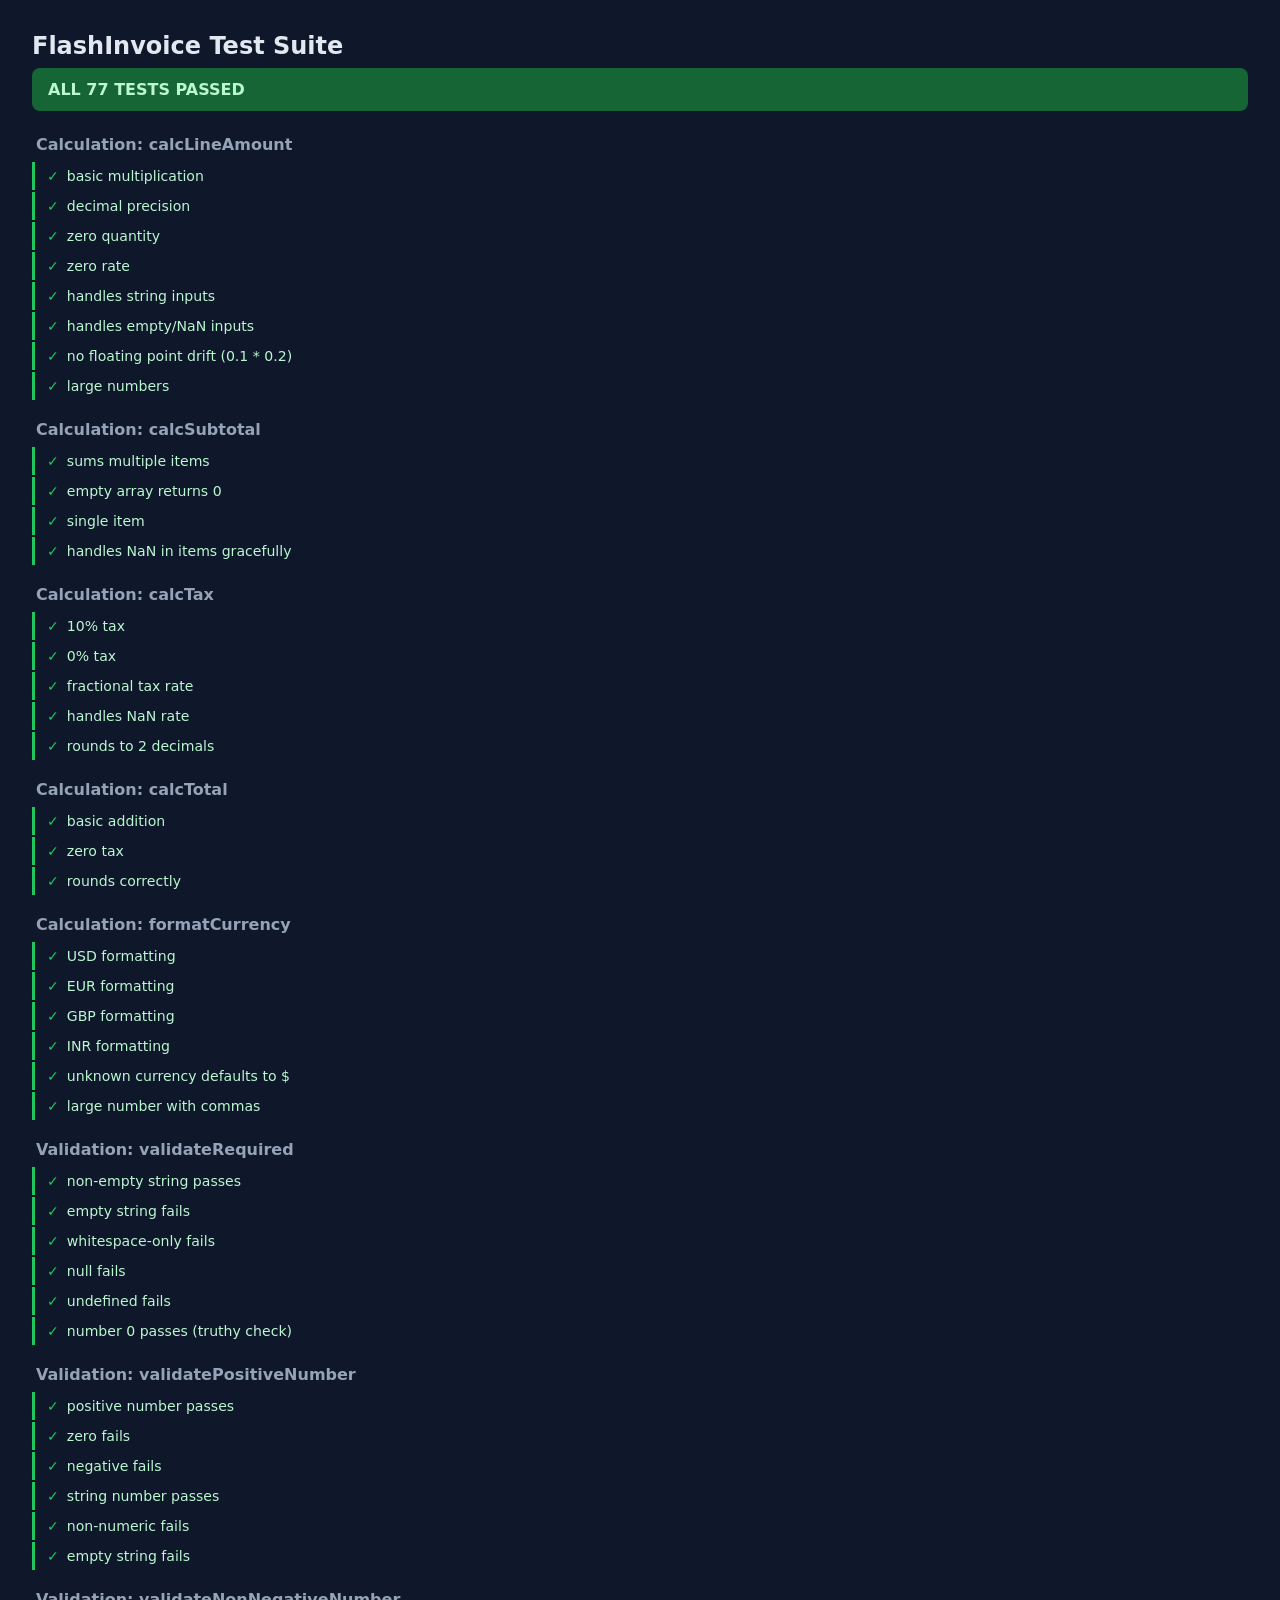
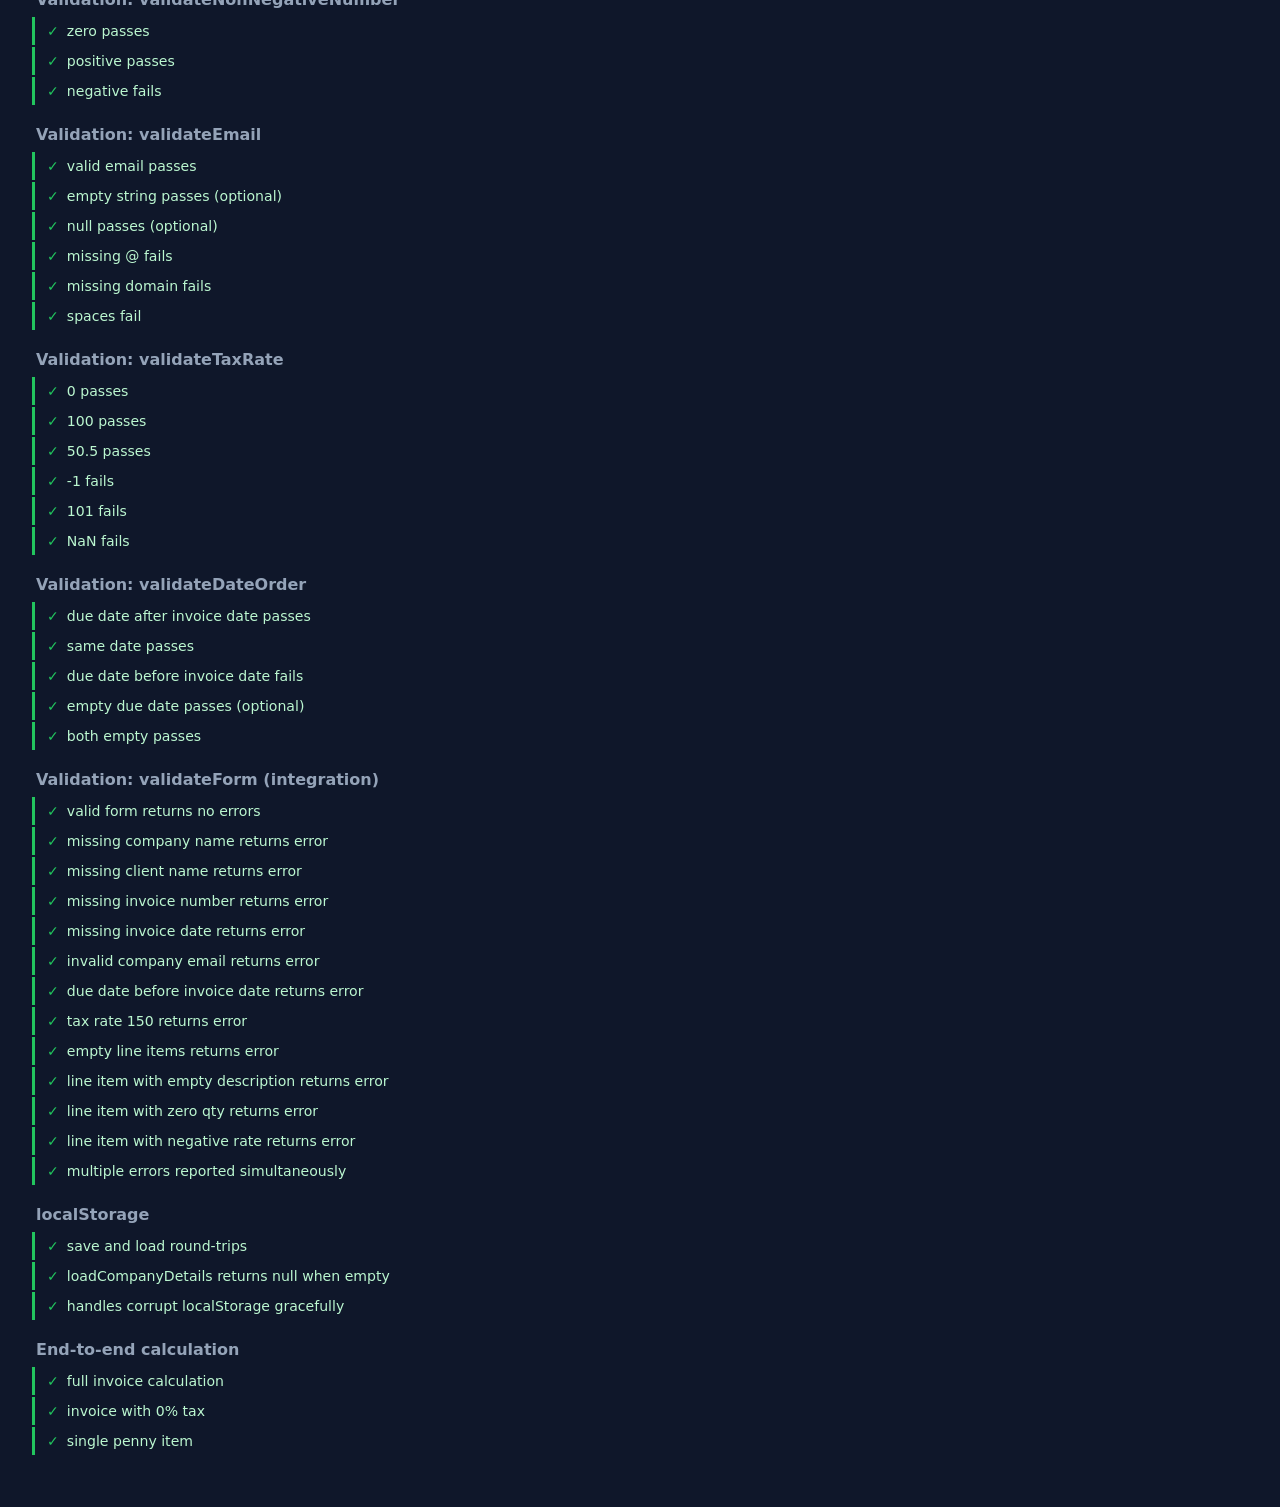
<file: tests.html>
<!DOCTYPE html>
<html lang="en">
<head>
  <meta charset="UTF-8">
  <meta name="viewport" content="width=device-width, initial-scale=1.0">
  <title>FlashInvoice — Tests</title>
  <style>
    * { box-sizing: border-box; margin: 0; padding: 0; }
    body { font-family: 'Segoe UI', system-ui, sans-serif; background: #0f172a; color: #e2e8f0; padding: 32px; }
    h1 { font-size: 1.5rem; margin-bottom: 8px; }
    .summary { font-size: 1rem; margin-bottom: 24px; padding: 12px 16px; border-radius: 8px; font-weight: 600; }
    .summary.pass { background: #166534; color: #bbf7d0; }
    .summary.fail { background: #991b1b; color: #fecaca; }
    .suite { margin-bottom: 20px; }
    .suite-name { font-size: 1rem; font-weight: 700; color: #94a3b8; margin-bottom: 8px; padding-left: 4px; }
    .test { padding: 6px 12px; font-size: 0.88rem; border-left: 3px solid transparent; margin-bottom: 2px; border-radius: 0 4px 4px 0; }
    .test.pass { border-left-color: #22c55e; color: #bbf7d0; }
    .test.fail { border-left-color: #ef4444; color: #fca5a5; background: rgba(239,68,68,0.1); }
    .test .label::before { margin-right: 8px; }
    .test.pass .label::before { content: '\2713'; color: #22c55e; }
    .test.fail .label::before { content: '\2717'; color: #ef4444; }
    .test .error { display: block; font-size: 0.8rem; color: #f87171; margin-top: 2px; padding-left: 24px; }
  </style>
</head>
<body>
  <h1>FlashInvoice Test Suite</h1>
  <div id="summary" class="summary"></div>
  <div id="results"></div>

  <!-- Load app.js for FlashInvoice object (DOM init won't run since no #lineItemsBody) -->
  <script src="app.js"></script>
  <script src="tests.js"></script>
</body>
</html>
</file>
